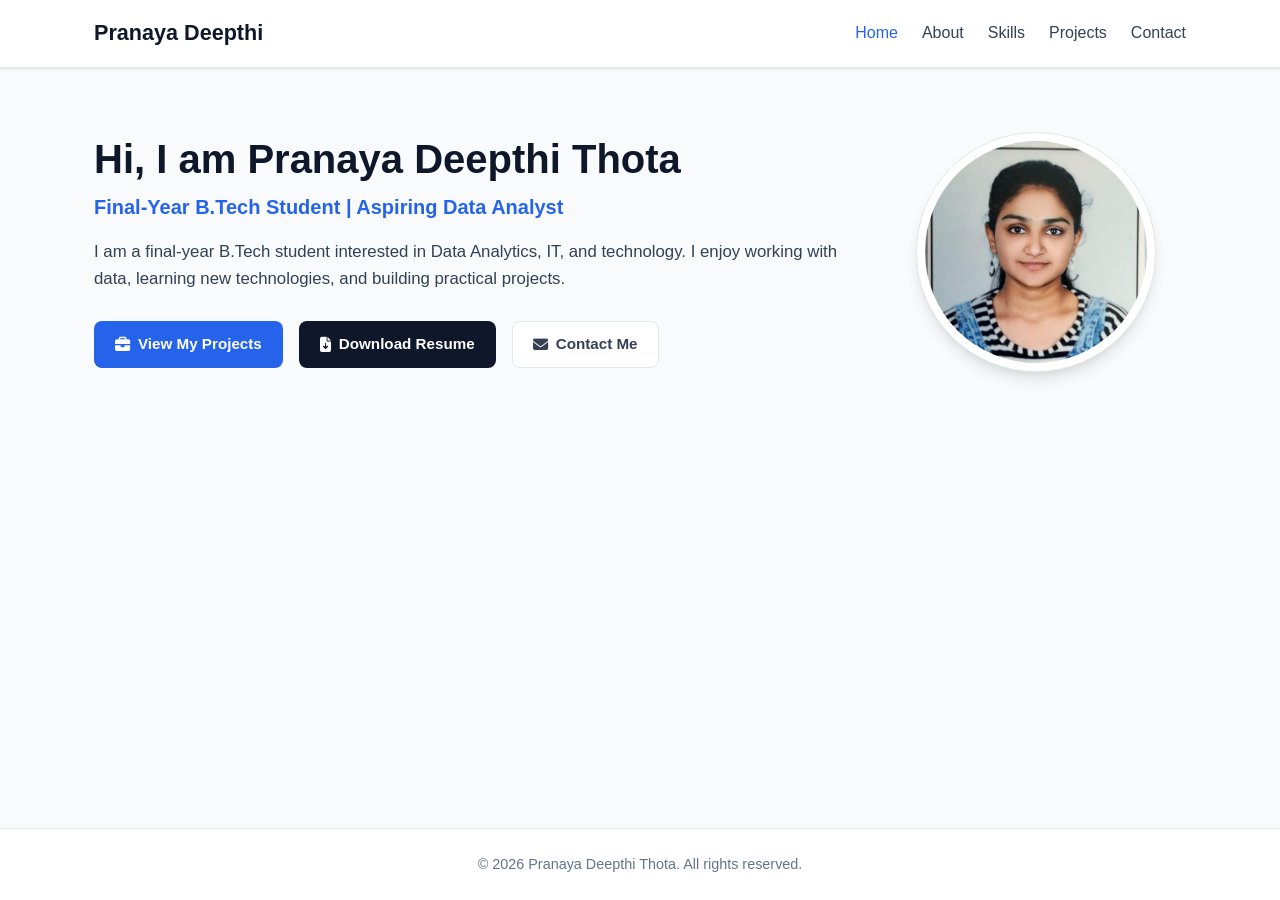
<file: index.html>
<!DOCTYPE html>
<html lang="en">
<head>
    <meta charset="UTF-8">
    <meta name="viewport" content="width=device-width, initial-scale=1.0">
    <title>Pranaya Deepthi Thota | Portfolio</title>
    <!-- CSS Link -->
    <link rel="stylesheet" href="css/style.css">
    <!-- Font Awesome Icons -->
    <link rel="stylesheet" href="https://cdnjs.cloudflare.com/ajax/libs/font-awesome/6.4.0/css/all.min.css">
</head>
<body>

    <!-- Header Section -->
    <header class="navbar">
        <div class="nav-container">
            <a href="index.html" class="logo">Pranaya Deepthi</a>
            <nav>
                <ul class="nav-links">
                    <li><a href="index.html" class="active">Home</a></li>
                    <li><a href="about.html">About</a></li>
                    <li><a href="skills.html">Skills</a></li>
                    <li><a href="projects.html">Projects</a></li>
                    <li><a href="contact.html">Contact</a></li>
                </ul>
            </nav>
        </div>
    </header>

    <!-- Main Content Section -->
    <main class="container">
        <section class="hero-section">
            <div class="hero-content">
                <h1 class="hero-title">Hi, I am Pranaya Deepthi Thota</h1>
                <h2 class="hero-subtitle">Final-Year B.Tech Student | Aspiring Data Analyst</h2>
                <p class="hero-text">
                    I am a final-year B.Tech student interested in Data Analytics, IT, and technology. 
                    I enjoy working with data, learning new technologies, and building practical projects.
                </p>
                <div class="hero-buttons">
                    <a href="projects.html" class="btn btn-primary">
                        <i class="fas fa-briefcase" aria-hidden="true"></i> View My Projects
                    </a>
                    <a href="resume/pranaya_genpact_2026.pdf" download class="btn btn-secondary">
                        <i class="fas fa-file-download" aria-hidden="true"></i> Download Resume
                    </a>
                    <a href="contact.html" class="btn btn-outline">
                        <i class="fas fa-envelope" aria-hidden="true"></i> Contact Me
                    </a>
                </div>
            </div>
            
            <div class="hero-image-container"> 
                <div class="profile-card"> 
                    <img src="images/passport-size-photo.jpg" alt="Pranaya Deepthi Thota Profile Photo" class="profile-img">
                </div>
            </div>
        </section>
    </main>

    <!-- Footer Section -->
    <footer class="footer">
        <p>&copy; 2026 Pranaya Deepthi Thota. All rights reserved.</p>
    </footer>

    <!-- JavaScript File -->
    <script src="js/script.js"></script>
</body>
</html>
</file>
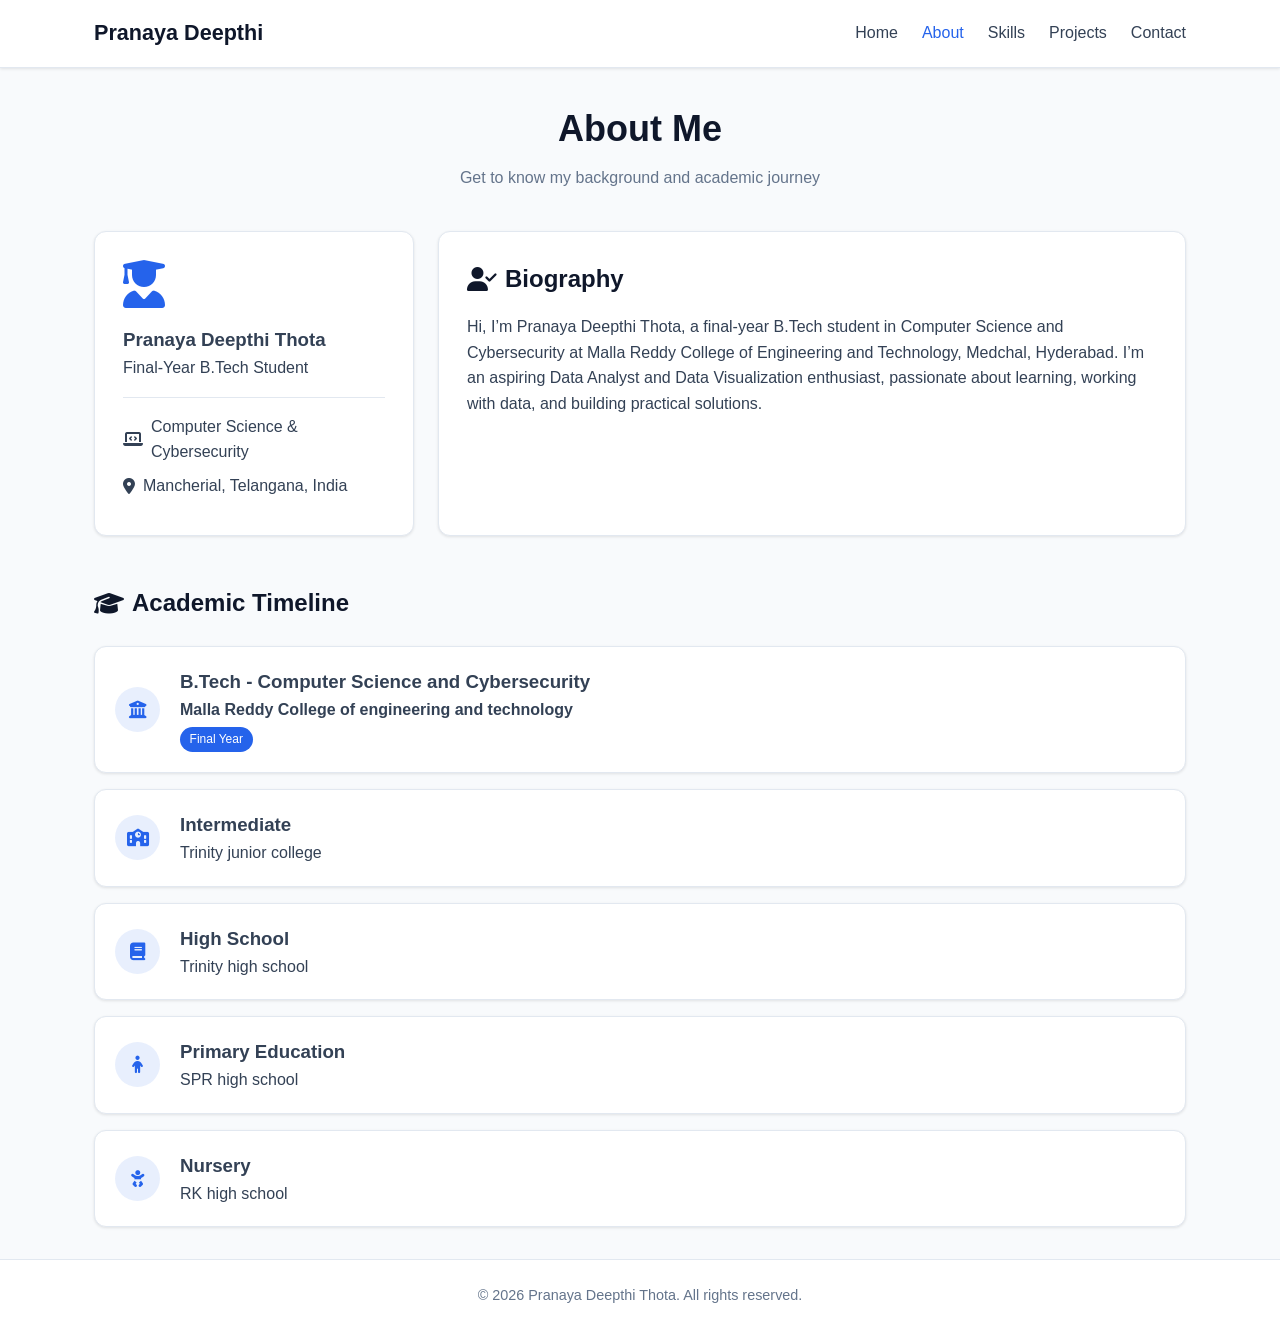
<file: about.html>
<!DOCTYPE html>
<html lang="en">
<head>
    <meta charset="UTF-8">
    <meta name="viewport" content="width=device-width, initial-scale=1.0">
    <title>About Me | Pranaya Deepthi Thota</title>
    <link rel="stylesheet" href="css/style.css">
    <link rel="stylesheet" href="https://cdnjs.cloudflare.com/ajax/libs/font-awesome/6.4.0/css/all.min.css">
</head>
<body>
    <header class="navbar">
        <div class="nav-container">
            <a href="index.html" class="logo">Pranaya Deepthi</a>
            <nav>
                <ul class="nav-links">
                    <li><a href="index.html">Home</a></li>
                    <li><a href="about.html" class="active">About</a></li>
                    <li><a href="skills.html">Skills</a></li>
                    <li><a href="projects.html">Projects</a></li>
                    <li><a href="contact.html">Contact</a></li>
                </ul>
            </nav>
        </div>
    </header>

    <main class="container">
        <section class="page-header">
            <h1>About Me</h1>
            <p class="section-subtitle">Get to know my background and academic journey</p>
        </section>

        <section class="about-grid">
            <div class="card profile-info-card">
                <div class="card-body text-center">
                    <div class="avatar-icon">
                        <i class="fas fa-user-graduate fa-3x"></i>
                    </div>
                    <h3>Pranaya Deepthi Thota</h3>
                    <p class="text-muted">Final-Year B.Tech Student</p>
                    <hr class="divider">
                    <ul class="info-list">
                        <li><i class="fas fa-laptop-code"></i> Computer Science & Cybersecurity</li>
                        <li><i class="fas fa-map-marker-alt"></i> Mancherial, Telangana, India</li>
                    </ul>
                </div>
            </div>

            <div class="card bio-card">
                <div class="card-body">
                    <h2><i class="fas fa-user-check"></i> Biography</h2>
                    <p class="bio-text">
                        Hi, I’m Pranaya Deepthi Thota, a final-year B.Tech student in Computer Science and Cybersecurity at Malla Reddy College of Engineering and Technology, Medchal, Hyderabad. I’m an aspiring Data Analyst and Data Visualization enthusiast, passionate about learning, working with data, and building practical solutions.

                    </p>
                </div>
            </div>
        </section>

        <section class="education-section">
            <h2 class="section-title"><i class="fas fa-graduation-cap"></i> Academic Timeline</h2>
            <div class="timeline">
                <div class="timeline-item card">
                    <div class="timeline-badge"><i class="fas fa-university"></i></div>
                    <div class="timeline-content">
                        <h3>B.Tech - Computer Science and Cybersecurity</h3>
                        <h4>Malla Reddy College of engineering and technology</h4>
                        <span class="badge badge-primary">Final Year</span>
                    </div>
                </div>

                <div class="timeline-item card">
                    <div class="timeline-badge"><i class="fas fa-school"></i></div>
                    <div class="timeline-content">
                        <h3>Intermediate</h3>
                        <p>Trinity junior college</p>
                    </div>
                </div>

                <div class="timeline-item card">
                    <div class="timeline-badge"><i class="fas fa-book"></i></div>
                    <div class="timeline-content">
                        <h3>High School</h3>
                        <p>Trinity high school</p>
                    </div>
                </div>

                <div class="timeline-item card">
                    <div class="timeline-badge"><i class="fas fa-child"></i></div>
                    <div class="timeline-content">
                        <h3>Primary Education</h3>
                        <p>SPR high school</p>
                    </div>
                </div>

                <div class="timeline-item card">
                    <div class="timeline-badge"><i class="fas fa-baby"></i></div>
                    <div class="timeline-content">
                        <h3>Nursery</h3>
                        <p>RK high school</p>
                    </div>
                </div>
            </div>
        </section>
    </main>

    <footer class="footer">
        <p>&copy; 2026 Pranaya Deepthi Thota. All rights reserved.</p>
    </footer>

    <script src="js/script.js"></script>
</body>
</html>
</file>
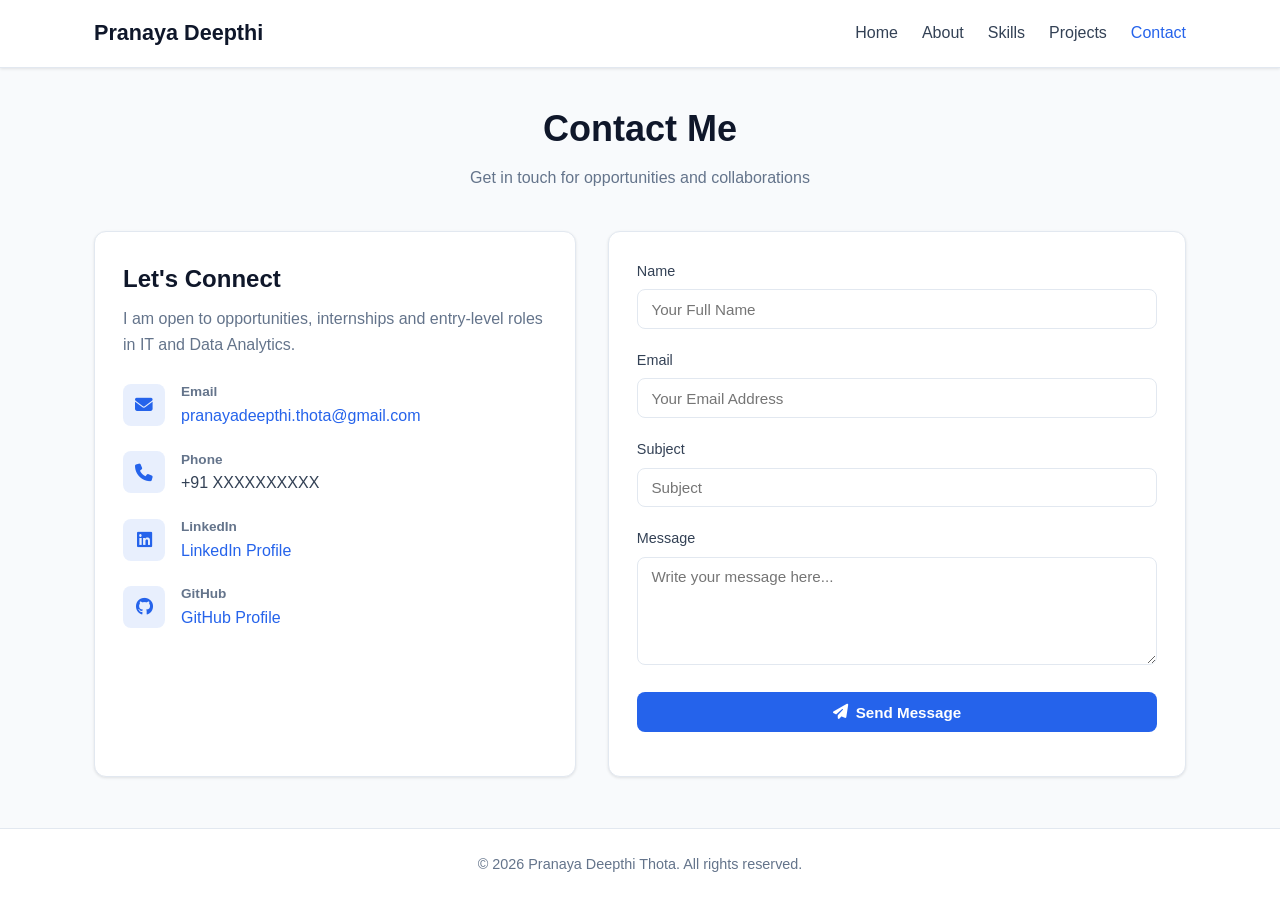
<file: contact.html>
<!DOCTYPE html>
<html lang="en">
<head>
    <meta charset="UTF-8">
    <meta name="viewport" content="width=device-width, initial-scale=1.0">
    <title>Contact | Pranaya Deepthi Thota</title>
    <link rel="stylesheet" href="css/style.css">
    <link rel="stylesheet" href="https://cdnjs.cloudflare.com/ajax/libs/font-awesome/6.4.0/css/all.min.css">
</head>
<body>
    <header class="navbar">
        <div class="nav-container">
            <a href="index.html" class="logo">Pranaya Deepthi</a>
            <nav>
                <ul class="nav-links">
                    <li><a href="index.html">Home</a></li>
                    <li><a href="about.html">About</a></li>
                    <li><a href="skills.html">Skills</a></li>
                    <li><a href="projects.html">Projects</a></li>
                    <li><a href="contact.html" class="active">Contact</a></li>
                </ul>
            </nav>
        </div>
    </header>

    <main class="container">
        <section class="page-header">
            <h1>Contact Me</h1>
            <p class="section-subtitle">Get in touch for opportunities and collaborations</p>
        </section>

        <section class="contact-grid">
            <div class="card contact-info-card">
                <h2>Let's Connect</h2>
                <p class="contact-desc">
                    I am open to opportunities, internships and entry-level roles in IT and Data Analytics.
                </p>
                
                <div class="contact-details">
                    <div class="contact-item">
                        <div class="icon-box"><i class="fas fa-envelope"></i></div>
                        <div>
                            <h4>Email</h4>
                            <a href="mailto:example@domain.com">pranayadeepthi.thota@gmail.com</a>
                        </div>
                    </div>

                    <div class="contact-item">
                        <div class="icon-box"><i class="fas fa-phone"></i></div>
                        <div>
                            <h4>Phone</h4>
                            <p>+91 XXXXXXXXXX</p>
                        </div>
                    </div>

                    <div class="contact-item">
                        <div class="icon-box"><i class="fab fa-linkedin"></i></div>
                        <div>
                            <h4>LinkedIn</h4>
                            <a href="https://linkedin.com" target="_blank" rel="noopener noreferrer">LinkedIn Profile</a>
                        </div>
                    </div>

                    <div class="contact-item">
                        <div class="icon-box"><i class="fab fa-github"></i></div>
                        <div>
                            <h4>GitHub</h4>
                            <a href="https://github.com" target="_blank" rel="noopener noreferrer">GitHub Profile</a>
                        </div>
                    </div>
                </div>
            </div>

            <div class="card contact-form-card">
                <form id="contactForm" novalidate>
                    <div class="form-group">
                        <label for="name">Name</label>
                        <input type="text" id="name" name="name" class="form-control" placeholder="Your Full Name" required>
                    </div>

                    <div class="form-group">
                        <label for="email">Email</label>
                        <input type="email" id="email" name="email" class="form-control" placeholder="Your Email Address" required>
                    </div>

                    <div class="form-group">
                        <label for="subject">Subject</label>
                        <input type="text" id="subject" name="subject" class="form-control" placeholder="Subject" required>
                    </div>

                    <div class="form-group">
                        <label for="message">Message</label>
                        <textarea id="message" name="message" rows="5" class="form-control" placeholder="Write your message here..." required></textarea>
                    </div>

                    <button type="submit" class="btn btn-primary btn-block"><i class="fas fa-paper-plane"></i> Send Message</button>
                    <div id="formFeedback" class="form-feedback"></div>
                </form>
            </div>
        </section>
    </main>

    <footer class="footer">
        <p>&copy; 2026 Pranaya Deepthi Thota. All rights reserved.</p>
    </footer>

    <script src="js/script.js"></script>
</body>
</html>
</file>
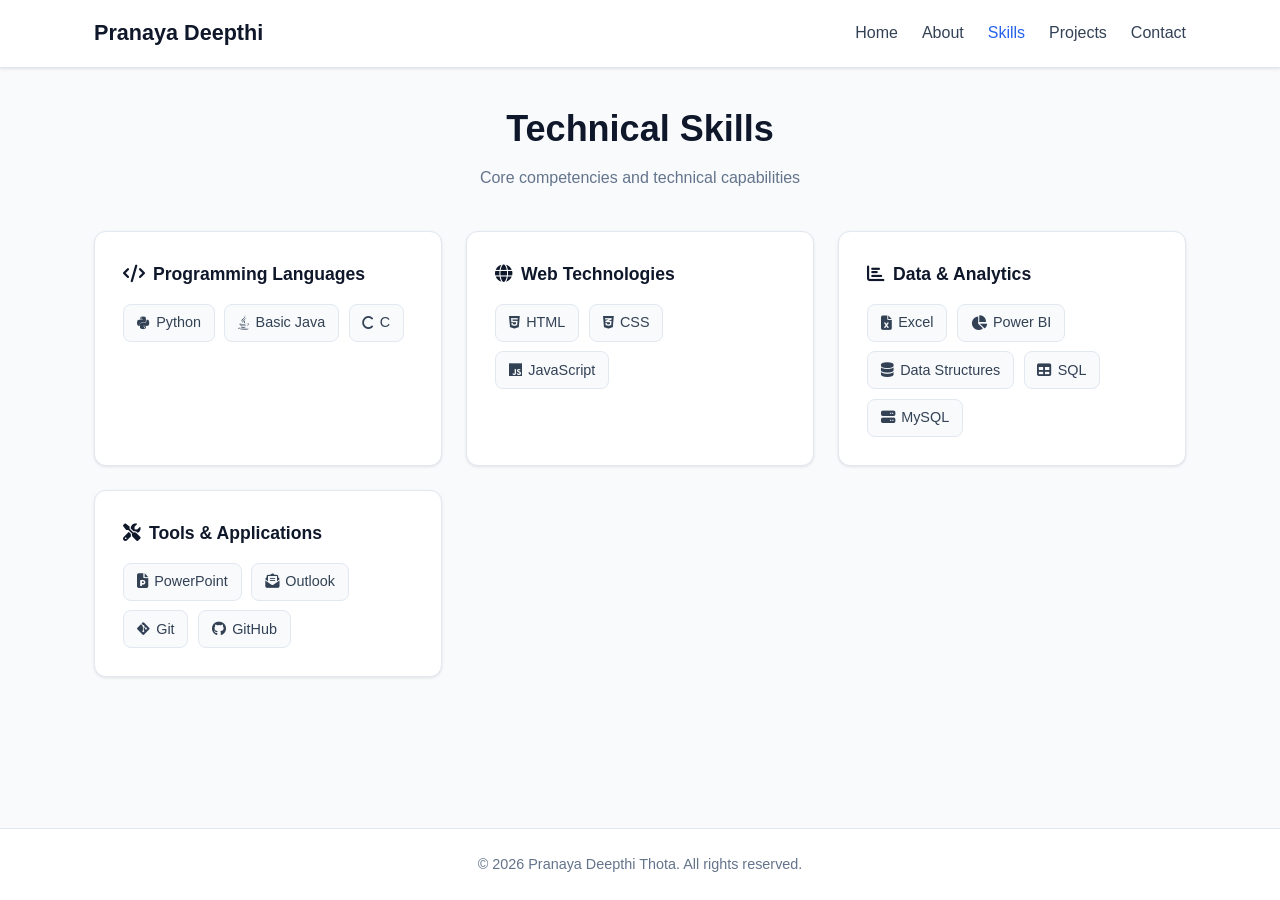
<file: skills.html>
<!DOCTYPE html>
<html lang="en">
<head>
    <meta charset="UTF-8">
    <meta name="viewport" content="width=device-width, initial-scale=1.0">
    <title>Skills | Pranaya Deepthi Thota</title>
    <link rel="stylesheet" href="css/style.css">
    <link rel="stylesheet" href="https://cdnjs.cloudflare.com/ajax/libs/font-awesome/6.4.0/css/all.min.css">
</head>
<body>
    <header class="navbar">
        <div class="nav-container">
            <a href="index.html" class="logo">Pranaya Deepthi</a>
            <nav>
                <ul class="nav-links">
                    <li><a href="index.html">Home</a></li>
                    <li><a href="about.html">About</a></li>
                    <li><a href="skills.html" class="active">Skills</a></li>
                    <li><a href="projects.html">Projects</a></li>
                    <li><a href="contact.html">Contact</a></li>
                </ul>
            </nav>
        </div>
    </header>

    <main class="container">
        <section class="page-header">
            <h1>Technical Skills</h1>
            <p class="section-subtitle">Core competencies and technical capabilities</p>
        </section>

        <section class="skills-grid">
            <div class="card skill-category">
                <h3><i class="fas fa-code"></i> Programming Languages</h3>
                <div class="skills-flex">
                    <div class="skill-badge"><i class="fab fa-python"></i> Python</div>
                    <div class="skill-badge"><i class="fab fa-java"></i> Basic Java</div>
                    <div class="skill-badge"><i class="fas fa-c"></i> C </div>
                </div>
            </div>

            <div class="card skill-category">
                <h3><i class="fas fa-globe"></i> Web Technologies</h3>
                <div class="skills-flex">
                    <div class="skill-badge"><i class="fab fa-html5"></i> HTML</div>
                    <div class="skill-badge"><i class="fab fa-css3-alt"></i> CSS</div>
                    <div class="skill-badge"><i class="fab fa-js"></i> JavaScript</div>
                </div>
            </div>

            <div class="card skill-category">
                <h3><i class="fas fa-chart-bar"></i> Data & Analytics</h3>
                <div class="skills-flex">
                    <div class="skill-badge"><i class="fas fa-file-excel"></i> Excel</div>
                    <div class="skill-badge"><i class="fas fa-chart-pie"></i> Power BI</div>
                    <div class="skill-badge"><i class="fas fa-database"></i> Data Structures</div>
                    <div class="skill-badge"><i class="fas fa-table"></i> SQL</div>
                    <div class="skill-badge"><i class="fas fa-server"></i> MySQL</div>
                </div>
            </div>

            <div class="card skill-category">
                <h3><i class="fas fa-tools"></i> Tools & Applications</h3>
                <div class="skills-flex">
                    <div class="skill-badge"><i class="fas fa-file-powerpoint"></i> PowerPoint</div>
                    <div class="skill-badge"><i class="fas fa-envelope-open-text"></i> Outlook</div>
                    <div class="skill-badge"><i class="fab fa-git-alt"></i> Git</div>
                    <div class="skill-badge"><i class="fab fa-github"></i> GitHub</div>
                </div>
            </div>
        </section>
    </main>

    <footer class="footer">
        <p>&copy; 2026 Pranaya Deepthi Thota. All rights reserved.</p>
    </footer>

    <script src="js/script.js"></script>
</body>
</html>
</file>
<file: css/style.css>
/* Core Variables & Reset */ 
:root { 
    --primary-color: #2563eb; 
    --primary-hover: #1d4ed8; 
    --secondary-color: #0f172a; 
    --text-color: #334155; 
    --text-muted: #64748b; 
    --bg-light: #f8fafc; 
    --card-bg: #ffffff; 
    --border-color: #e2e8f0; 
    --shadow-sm: 0 1px 3px rgba(0,0,0,0.1); 
    --shadow-md: 0 4px 6px -1px rgba(0,0,0,0.1), 0 2px 4px -1px rgba(0,0,0,0.06); 
    --shadow-lg: 0 10px 15px -3px rgba(0,0,0,0.1), 0 4px 6px -2px rgba(0,0,0,0.05); 
    --radius: 12px; 
    --transition: all 0.3s ease; 
} 
 
* { 
    box-sizing: border-box; 
    margin: 0; 
    padding: 0; 
} 
 
body { 
    font-family: 'Segoe UI', -apple-system, BlinkMacSystemFont, Roboto, sans-serif; 
    line-height: 1.6; 
    color: var(--text-color); 
    background-color: var(--bg-light); 
    display: flex; 
    flex-direction: column; 
    min-height: 100vh; 
} 
 
/* Layout Elements */ 
.container { 
    width: 100%; 
    max-width: 1140px; 
    margin: 0 auto; 
    padding: 2rem 1.5rem; 
    flex: 1; 
} 
 
/* Navbar */ 
.navbar { 
    background-color: var(--card-bg); 
    border-bottom: 1px solid var(--border-color); 
    position: sticky; 
    top: 0; 
    z-index: 100; 
    box-shadow: var(--shadow-sm); 
} 
 
.nav-container { 
    max-width: 1140px; 
    margin: 0 auto; 
    padding: 1rem 1.5rem; 
    display: flex; 
    justify-content: space-between; 
    align-items: center; 
} 
 
.logo { 
    font-size: 1.35rem; 
    font-weight: 700; 
    color: var(--secondary-color); 
    text-decoration: none; 
} 
 
.nav-links { 
    display: flex; 
    list-style: none; 
    gap: 1.5rem; 
} 
 
.nav-links a { 
    text-decoration: none; 
    color: var(--text-color); 
    font-weight: 500; 
    transition: var(--transition); 
} 
 
.nav-links a:hover, 
.nav-links a.active { 
    color: var(--primary-color); 
} 
 
/* Page Headers */ 
.page-header { 
    text-align: center; 
    margin-bottom: 2.5rem; 
} 
 
.page-header h1 { 
    font-size: 2.25rem; 
    color: var(--secondary-color); 
    margin-bottom: 0.5rem; 
} 
 
.section-subtitle { 
    color: var(--text-muted); 
} 
 
/* Common Card Styling */ 
.card { 
    background: var(--card-bg); 
    border-radius: var(--radius); 
    border: 1px solid var(--border-color); 
    box-shadow: var(--shadow-sm); 
    padding: 1.75rem; 
    transition: var(--transition); 
} 
 
.card:hover { 
    box-shadow: var(--shadow-md); 
} 
 
/* Buttons */ 
.btn { 
    display: inline-flex; 
    align-items: center; 
    gap: 0.5rem; 
    padding: 0.65rem 1.25rem; 
    font-weight: 600; 
    border-radius: 8px; 
    text-decoration: none; 
    cursor: pointer; 
    border: 1px solid transparent; 
    transition: var(--transition); 
    font-size: 0.95rem; 
} 
 
.btn-primary { 
    background-color: var(--primary-color); 
    color: white; 
} 
 
.btn-primary:hover { 
    background-color: var(--primary-hover); 
} 
 
.btn-secondary { 
    background-color: var(--secondary-color); 
    color: white; 
} 
 
.btn-secondary:hover { 
    opacity: 0.9; 
} 
 
.btn-outline { 
    border-color: var(--border-color); 
    color: var(--text-color); 
    background-color: white; 
} 
 
.btn-outline:hover { 
    background-color: var(--bg-light); 
    border-color: var(--text-muted); 
} 
 
.btn-block { 
    width: 100%; 
    justify-content: center; 
} 
 
.btn.disabled { 
    opacity: 0.6; 
    cursor: not-allowed; 
} 
 
/* 1. HERO SECTION (INDEX) */ 
.hero-section { 
    display: flex; 
    align-items: center; 
    justify-content: space-between; 
    gap: 3rem; 
    padding: 2rem 0; 
} 
 
.hero-content { 
    flex: 1; 
} 
 
.hero-title { 
    font-size: 2.5rem; 
    color: var(--secondary-color); 
    line-height: 1.2; 
    margin-bottom: 0.5rem; 
} 
 
.hero-subtitle { 
    font-size: 1.25rem; 
    color: var(--primary-color); 
    font-weight: 600; 
    margin-bottom: 1rem; 
} 
 
.hero-text { 
    font-size: 1.05rem; 
    color: var(--text-color); 
    margin-bottom: 1.75rem; 
} 
 
.hero-buttons { 
    display: flex; 
    flex-wrap: wrap; 
    gap: 1rem; 
} 
 
.hero-image-container { 
    flex: 0 0 300px; 
    display: flex; 
    justify-content: center; 
} 
 
.profile-card { 
    width: 240px; 
    height: 240px; 
    border-radius: 50%; 
    padding: 8px; 
    background: var(--card-bg); 
    border: 1px solid var(--border-color); 
    box-shadow: var(--shadow-lg); 
    transition: var(--transition); 
    overflow: hidden; 
} 
 
.profile-card:hover { 
    transform: translateY(-4px); 
} 
 
.profile-img { 
    width: 100%; 
    height: 100%; 
    border-radius: 50%; 
    object-fit: cover; 
    object-position: center top; /* ఇమేజ్ ఫేస్ కరెక్ట్‌గా సెంటర్ అవ్వడానికి */ 
} 
 
/* 2. ABOUT ME SECTION */ 
.about-grid { 
    display: grid; 
    grid-template-columns: 320px 1fr; 
    gap: 1.5rem; 
    margin-bottom: 3rem; 
} 
 
.avatar-icon { 
    color: var(--primary-color); 
    margin-bottom: 1rem; 
} 
 
.divider { 
    border: 0; 
    border-top: 1px solid var(--border-color); 
    margin: 1rem 0; 
} 
 
.info-list { 
    list-style: none; 
    text-align: left; 
} 
 
.info-list li { 
    margin-bottom: 0.5rem; 
    color: var(--text-color); 
    display: flex; 
    align-items: center; 
    gap: 0.5rem; 
} 
 
.bio-card h2 { 
    color: var(--secondary-color); 
    margin-bottom: 1rem; 
    display: flex; 
    align-items: center; 
    gap: 0.5rem; 
} 
 
.education-section { 
    margin-top: 2rem; 
} 
 
.section-title { 
    font-size: 1.5rem; 
    color: var(--secondary-color); 
    margin-bottom: 1.5rem; 
    display: flex; 
    align-items: center; 
    gap: 0.5rem; 
} 
 
.timeline { 
    display: flex; 
    flex-direction: column; 
    gap: 1rem; 
} 
 
.timeline-item { 
    display: flex; 
    align-items: center; 
    gap: 1.25rem; 
    padding: 1.25rem; 
} 
 
.timeline-badge { 
    background-color: rgba(37, 99, 235, 0.1); 
    color: var(--primary-color); 
    width: 45px; 
    height: 45px; 
    border-radius: 50%; 
    display: flex; 
    align-items: center; 
    justify-content: center; 
    font-size: 1.1rem; 
    flex-shrink: 0; 
} 
 
.badge-primary { 
    background: var(--primary-color); 
    color: white; 
    padding: 0.2rem 0.6rem; 
    border-radius: 20px; 
    font-size: 0.75rem; 
    display: inline-block; 
    margin-top: 0.25rem; 
} 
 
/* 3. SKILLS SECTION */ 
.skills-grid { 
    display: grid; 
    grid-template-columns: repeat(auto-fit, minmax(260px, 1fr)); 
    gap: 1.5rem; 
} 
 
.skill-category h3 { 
    font-size: 1.1rem; 
    color: var(--secondary-color); 
    margin-bottom: 1rem; 
    display: flex; 
    align-items: center; 
    gap: 0.5rem; 
} 
 
.skills-flex { 
    display: flex; 
    flex-wrap: wrap; 
    gap: 0.6rem; 
} 
 
.skill-badge { 
    background-color: var(--bg-light); 
    border: 1px solid var(--border-color); 
    padding: 0.4rem 0.8rem; 
    border-radius: 8px; 
    font-size: 0.9rem; 
    font-weight: 500; 
    display: flex; 
    align-items: center; 
    gap: 0.4rem; 
    transition: var(--transition); 
} 
 
.skill-badge:hover { 
    background-color: var(--primary-color); 
    color: white; 
    border-color: var(--primary-color); 
} 
 
/* 4. PROJECTS SECTION */ 
.projects-container { 
    display: flex; 
    flex-direction: column; 
    gap: 2rem; 
} 
 
.project-card { 
    display: grid; 
    grid-template-columns: 320px 1fr; 
    gap: 1.5rem; 
    padding: 0; 
    overflow: hidden; 
} 
 
.project-image-wrapper { 
    background: #f1f5f9; 
    display: flex; 
    align-items: center; 
    justify-content: center; 
    overflow: hidden; 
} 
 
.project-img { 
    width: 100%; 
    height: 100%; 
    object-fit: cover; 
} 
 
.project-content { 
    padding: 1.75rem; 
} 
 
.project-title { 
    font-size: 1.4rem; 
    color: var(--secondary-color); 
    margin-bottom: 0.5rem; 
} 
 
.project-description { 
    color: var(--text-color); 
    margin-bottom: 1rem; 
} 
 
.project-tech { 
    display: flex; 
    flex-wrap: wrap; 
    gap: 0.5rem; 
    margin-bottom: 1.25rem; 
} 
 
.tech-tag { 
    background: rgba(37, 99, 235, 0.1); 
    color: var(--primary-color); 
    padding: 0.2rem 0.6rem; 
    border-radius: 4px; 
    font-size: 0.8rem; 
    font-weight: 600; 
} 
 
.project-content h3 { 
    font-size: 1rem; 
    color: var(--secondary-color); 
    margin-bottom: 0.75rem; 
} 
 
.features-grid { 
    display: grid; 
    grid-template-columns: repeat(auto-fit, minmax(200px, 1fr)); 
    gap: 0.6rem; 
    margin-bottom: 1.5rem; 
} 
 
.feature-item { 
    font-size: 0.85rem; 
    background: var(--bg-light); 
    padding: 0.5rem 0.75rem; 
    border-radius: 6px; 
    border: 1px solid var(--border-color); 
    display: flex; 
    align-items: center; 
    gap: 0.5rem; 
} 
 
.feature-item i { 
    color: var(--primary-color); 
} 
 
.project-actions { 
    display: flex; 
    gap: 1rem; 
} 
 
/* 5. CONTACT SECTION */ 
.contact-grid { 
    display: grid; 
    grid-template-columns: 1fr 1.2fr; 
    gap: 2rem; 
} 
 
.contact-info-card h2 { 
    color: var(--secondary-color); 
    margin-bottom: 0.5rem; 
} 
 
.contact-desc { 
    margin-bottom: 1.5rem; 
    color: var(--text-muted); 
} 
 
.contact-details { 
    display: flex; 
    flex-direction: column; 
    gap: 1.25rem; 
} 
 
.contact-item { 
    display: flex; 
    align-items: center; 
    gap: 1rem; 
} 
 
.icon-box { 
    width: 42px; 
    height: 42px; 
    border-radius: 8px; 
    background: rgba(37, 99, 235, 0.1); 
    color: var(--primary-color); 
    display: flex; 
    align-items: center; 
    justify-content: center; 
    font-size: 1.1rem; 
} 
 
.contact-item h4 { 
    font-size: 0.85rem; 
    color: var(--text-muted); 
} 
 
.contact-item a { 
    color: var(--primary-color); 
    text-decoration: none; 
    font-weight: 500; 
} 
 
.form-group { 
    margin-bottom: 1.25rem; 
} 
 
.form-group label { 
    display: block; 
    margin-bottom: 0.4rem; 
    font-weight: 500; 
    font-size: 0.9rem; 
} 
 
.form-control { 
    width: 100%; 
    padding: 0.65rem 0.85rem; 
    border: 1px solid var(--border-color); 
    border-radius: 8px; 
    font-family: inherit; 
    font-size: 0.95rem; 
    transition: var(--transition); 
} 
 
.form-control:focus { 
    outline: none; 
    border-color: var(--primary-color); 
    box-shadow: 0 0 0 3px rgba(37, 99, 235, 0.15); 
} 
 
.form-feedback { 
    margin-top: 1rem; 
    font-size: 0.9rem; 
    text-align: center; 
} 
 
/* Footer */ 
.footer { 
    background: var(--card-bg); 
    border-top: 1px solid var(--border-color); 
    text-align: center; 
    padding: 1.5rem; 
    color: var(--text-muted); 
    font-size: 0.9rem; 
} 
 
/* RESPONSIVE DESIGN (MOBILE FOCUS) */ 
@media (max-width: 868px) { 
    .hero-section { 
        flex-direction: column-reverse; 
        text-align: center; 
    } 
 
    .hero-buttons { 
        justify-content: center; 
    } 
 
    .about-grid, 
    .contact-grid { 
        grid-template-columns: 1fr; 
    } 
 
    .project-card { 
        grid-template-columns: 1fr; 
    } 
 
    .project-image-wrapper { 
        height: 200px; 
    } 
} 
 
@media (max-width: 600px) { 
    .nav-container { 
        flex-direction: column; 
        gap: 0.75rem; 
    } 
 
    .hero-title { 
        font-size: 2rem; 
    } 
} css file update chesi ivvu just add the code and give
</file>
